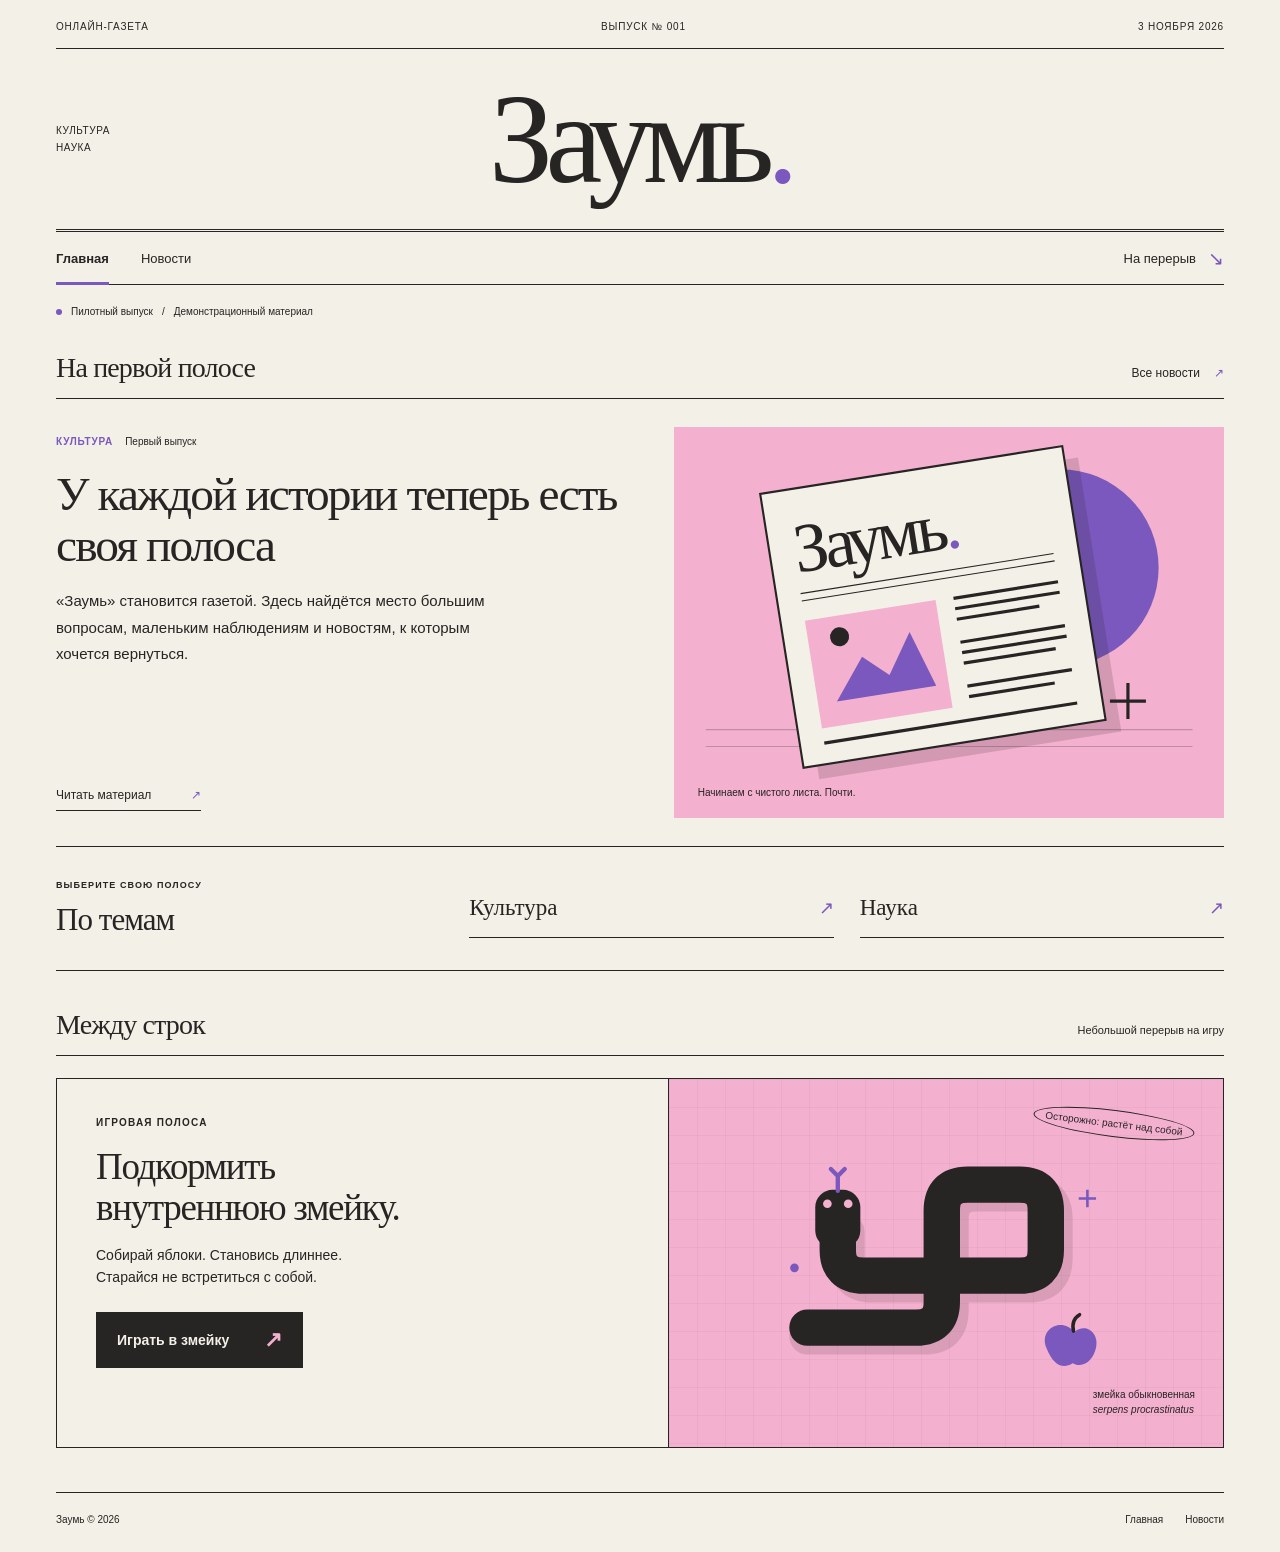
<file: index.html>
<!doctype html>
<html lang="ru">
<head>
  <meta charset="utf-8">
  <meta name="viewport" content="width=device-width, initial-scale=1">
  <meta name="theme-color" content="#f3f0e7">
  <meta name="description" content="Заумь — онлайн-газета. Главные материалы, культура и наука. И змейка на перерыв.">
  <title>Заумь — онлайн-газета</title>
  <link rel="icon" href="favicon.svg?v=four-colors" type="image/svg+xml">
  <link rel="stylesheet" href="style.css?v=four-colors">
  <script src="site.js?v=four-colors" defer></script>
  <script src="script.js?v=four-colors" defer></script>
</head>
<body>
  <a class="skip-link" href="#main">К содержанию</a>
  <div class="page">
    <header class="newspaper-header">
      <div class="edition-line"><span>Онлайн-газета</span><span>Выпуск № 001</span><time datetime="2026-11-03">3 ноября 2026</time></div>
      <div class="nameplate-row">
        <span class="header-side">Культура<br>Наука</span>
        <h1 class="nameplate"><a href="index.html" aria-label="Заумь — главная">Заумь<span>.</span></a></h1>
      </div>
      <nav class="main-nav" aria-label="Основная навигация">
        <div class="nav-pages"><a href="index.html" aria-current="page">Главная</a><a href="news.html">Новости</a></div>
        <a class="nav-game" href="#game-card">На перерыв <span aria-hidden="true">↘</span></a>
      </nav>
    </header>

    <main id="main">
      <div class="issue-note"><span class="issue-marker" aria-hidden="true"></span> Пилотный выпуск <span class="note-separator" aria-hidden="true">/</span> <span>Демонстрационный материал</span></div>

      <section class="front-page" aria-labelledby="front-title">
        <div class="section-heading"><h2 id="front-title">На первой полосе</h2><a class="text-link" href="news.html">Все новости <span aria-hidden="true">↗</span></a></div>
        <article class="lead-story">
          <div class="lead-copy">
            <div class="article-meta"><a href="news.html?topic=culture">Культура</a><span>Первый выпуск</span></div>
            <h3><a href="news.html#first-issue">У каждой истории теперь есть своя полоса</a></h3>
            <p>«Заумь» становится газетой. Здесь найдётся место большим вопросам, маленьким наблюдениям и новостям, к которым хочется вернуться.</p>
            <a class="read-link" href="news.html#first-issue">Читать материал <span aria-hidden="true">↗</span></a>
          </div>
          <figure class="lead-art">
            <svg viewBox="0 0 520 340" role="img" aria-labelledby="cover-title">
              <title id="cover-title">Газетный лист «Заумь» на фоне фиолетового солнца</title>
              <circle cx="365" cy="133" r="93" fill="var(--purple)"/>
              <path d="M30 286H490M30 302H490" stroke="var(--ink)" stroke-width="1" opacity=".25"/>
              <g transform="translate(100 39) rotate(-9 145 130)">
                <path d="M13 13H302V275H13Z" fill="var(--ink)" opacity=".16"/>
                <path d="M0 0H289V262H0Z" fill="var(--paper)" stroke="var(--ink)" stroke-width="2"/>
                <text x="23" y="79" fill="var(--ink)" font-family="Georgia,serif" font-size="66" letter-spacing="-4">Заумь<tspan fill="var(--purple)">.</tspan></text>
                <path d="M23 99H265M23 106H265" stroke="var(--ink)"/>
                <path d="M23 125H148V228H23Z" fill="var(--pink)"/>
                <path d="M41 205L71 167L94 188L119 151L136 205Z" fill="var(--purple)"/>
                <circle cx="53" cy="145" r="9" fill="var(--ink)"/>
                <path d="M165 126H265M165 136H265M165 146H244M165 168H265M165 178H265M165 188H253M165 210H265M165 220H247M23 242H265" stroke="var(--ink)" stroke-width="3"/>
              </g>
              <path d="M429 242V276M412 259H446" stroke="var(--ink)" stroke-width="3"/>
            </svg>
            <figcaption>Начинаем с чистого листа. Почти.</figcaption>
          </figure>
        </article>

      </section>

      <section class="rubrics" aria-labelledby="rubrics-title">
        <div><span class="eyebrow">Выберите свою полосу</span><h2 id="rubrics-title">По темам</h2></div>
        <div class="rubric-links"><a href="news.html?topic=culture">Культура <span aria-hidden="true">↗</span></a><a href="news.html?topic=science">Наука <span aria-hidden="true">↗</span></a></div>
      </section>

      <div class="section-heading game-section-heading"><h2>Между строк</h2><span class="section-note">Небольшой перерыв на игру</span></div>
      <section class="game-card" id="game-card" aria-labelledby="game-card-title">
        <div class="game-copy">
          <span class="eyebrow">Игровая полоса</span>
          <h2 id="game-card-title">Подкормить<br>внутреннюю змейку.</h2>
          <p>Собирай яблоки. Становись длиннее.<br>Старайся не встретиться с собой.</p>
          <button class="play-button" id="open-game" type="button" aria-haspopup="dialog">
            Играть в змейку <span aria-hidden="true">↗</span>
          </button>
        </div>
        <div class="snake-art" aria-hidden="true">
          <span class="art-caption">Осторожно: растёт над собой</span>
          <svg class="snake-illustration" viewBox="0 0 440 300" fill="none">
            <path class="snake-shadow" d="M60 230H195Q225 230 225 200V95Q225 65 255 65H315Q345 65 345 95V140Q345 170 315 170H135Q105 170 105 140V110"/>
            <path class="snake-body" d="M60 220H185Q215 220 215 190V85Q215 55 245 55H305Q335 55 335 85V130Q335 160 305 160H125Q95 160 95 130V100"/>
            <rect x="69" y="61" width="52" height="67" rx="20" fill="var(--snake)"/>
            <circle cx="83" cy="77" r="5" fill="var(--pink)"/><circle cx="107" cy="77" r="5" fill="var(--pink)"/>
            <path d="M95 62V45M95 45L87 37M95 45L103 37" stroke="var(--purple)" stroke-width="5" stroke-linecap="round"/>
            <path d="M368 225C354 207 326 221 336 244C344 264 355 268 366 261C379 268 390 257 393 243C397 225 380 214 368 225Z" fill="var(--purple)"/>
            <path d="M367 224Q364 211 374 205" stroke="var(--ink)" stroke-width="4" stroke-linecap="round"/>
            <path d="M383 61V81M373 71H393" stroke="var(--purple)" stroke-width="3"/>
            <circle cx="45" cy="151" r="5" fill="var(--purple)"/>
          </svg>
          <span class="art-label">змейка обыкновенная<br><i>serpens procrastinatus</i></span>
        </div>
      </section>
    </main>

    <footer class="footer">
      <span>Заумь © <span data-year>2026</span></span>
      <nav aria-label="Навигация в подвале"><a href="index.html" aria-current="page">Главная</a><a href="news.html">Новости</a></nav>
    </footer>
  </div>

  <dialog id="game-dialog" aria-labelledby="game-title" aria-describedby="game-instructions">
    <div class="game-shell">
      <header class="game-header">
        <div><span class="eyebrow">Перерыв на важное</span><h2 id="game-title">Змейка</h2></div>
        <button class="icon-button" id="close-game" type="button" aria-label="Закрыть игру">×</button>
      </header>
      <div class="scorebar">
        <div>Яблоки <output id="score" aria-live="polite">0</output></div>
        <div>Рекорд <output id="best-score">0</output></div>
        <span id="game-status" role="status">Приятного аппетита!</span>
      </div>
      <div class="board-wrap">
        <canvas id="board" width="576" height="576" tabindex="0" aria-label="Игровое поле змейки" aria-describedby="game-instructions">Для игры нужен браузер с поддержкой Canvas.</canvas>
        <div class="board-overlay" id="board-overlay" hidden>
          <span class="overlay-symbol" aria-hidden="true">✳</span>
          <h3 id="overlay-title">Пауза</h3>
          <p id="overlay-message">Яблоко никуда не убежит.</p>
          <button class="play-button" id="overlay-action" type="button">Продолжить <span aria-hidden="true">↗</span></button>
        </div>
      </div>
      <div class="game-actions">
        <button class="secondary-button" id="pause-game" type="button">Пауза</button>
        <button class="secondary-button" id="restart-game" type="button">Заново ↻</button>
      </div>
      <p id="game-instructions" class="instructions">Стрелки или WASD — движение · Пробел — пауза · Esc — закрыть.<br>На телефоне — свайпы по полю или кнопки ниже.</p>
      <div class="direction-pad" role="group" aria-label="Управление змейкой">
        <button type="button" data-direction="up" aria-label="Вверх">↑</button>
        <button type="button" data-direction="left" aria-label="Влево">←</button>
        <button type="button" data-direction="down" aria-label="Вниз">↓</button>
        <button type="button" data-direction="right" aria-label="Вправо">→</button>
      </div>
    </div>
  </dialog>
</body>
</html>
</file>
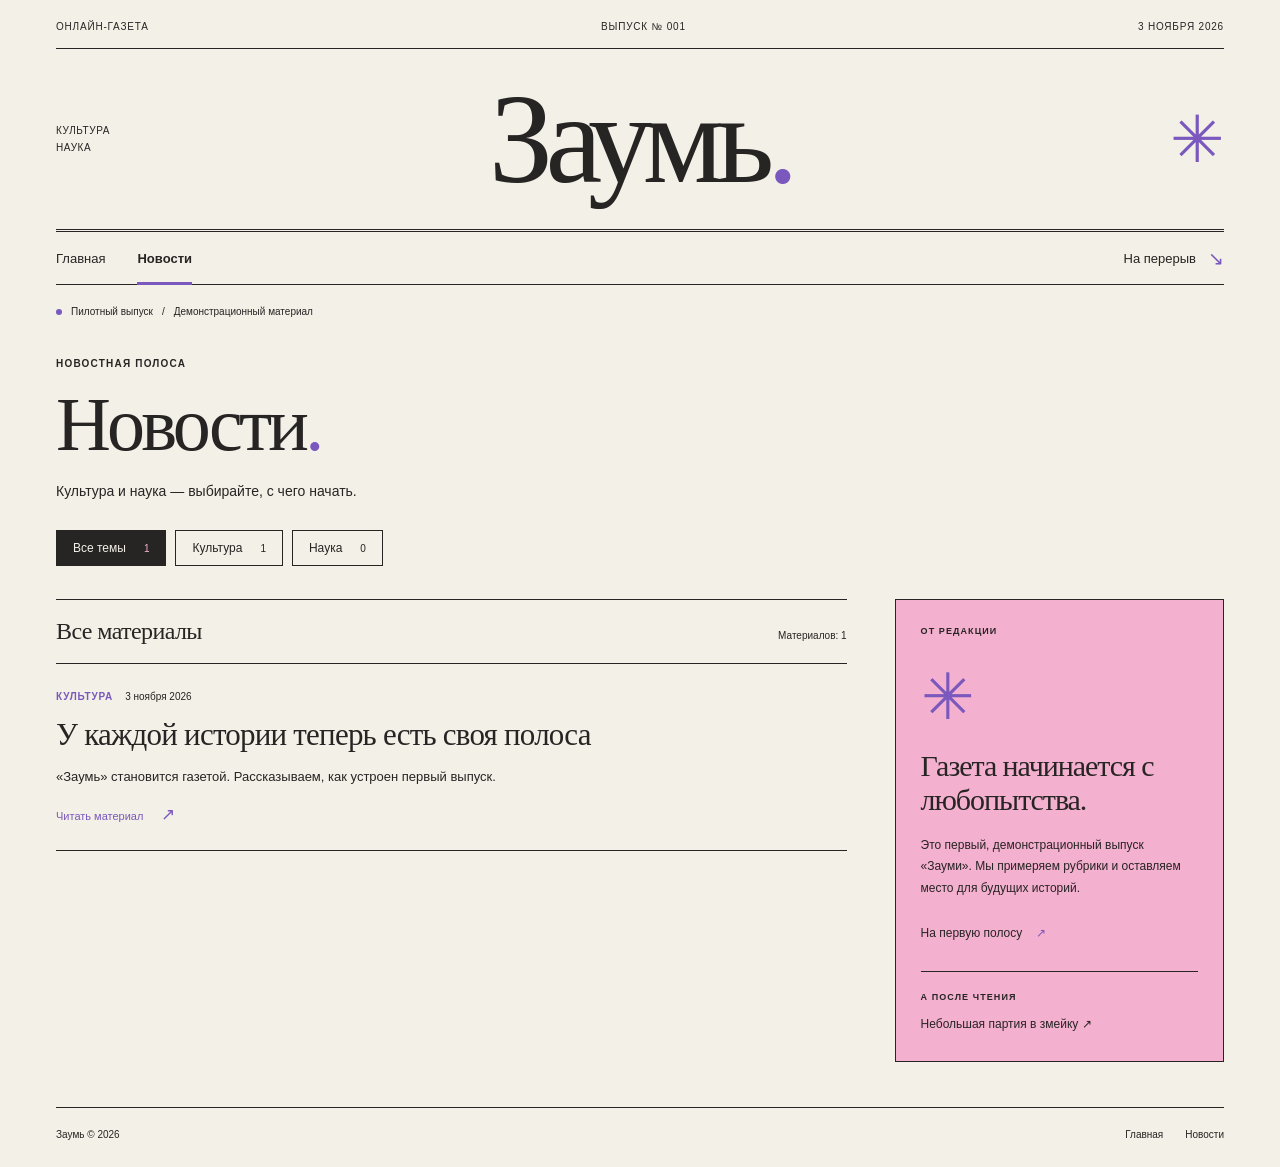
<file: news.html>
<!doctype html>
<html lang="ru">
<head>
  <meta charset="utf-8">
  <meta name="viewport" content="width=device-width, initial-scale=1">
  <meta name="theme-color" content="#f3f0e7">
  <meta name="description" content="Новости газеты «Заумь»: культура и наука. Все материалы первого выпуска.">
  <title>Новости — Заумь</title>
  <link rel="icon" href="favicon.svg?v=four-colors" type="image/svg+xml">
  <link rel="stylesheet" href="style.css?v=four-colors">
  <script src="site.js?v=four-colors" defer></script>
</head>
<body>
  <a class="skip-link" href="#main">К содержанию</a>
  <div class="page">
    <header class="newspaper-header">
      <div class="edition-line"><span>Онлайн-газета</span><span>Выпуск № 001</span><time datetime="2026-11-03">3 ноября 2026</time></div>
      <div class="nameplate-row">
        <span class="header-side">Культура<br>Наука</span>
        <a class="nameplate" href="index.html" aria-label="Заумь — главная">Заумь<span>.</span></a>
        <span class="header-symbol" aria-hidden="true">✳</span>
      </div>
      <nav class="main-nav" aria-label="Основная навигация">
        <div class="nav-pages"><a href="index.html">Главная</a><a href="news.html" aria-current="page">Новости</a></div>
        <a class="nav-game" href="index.html#game-card">На перерыв <span aria-hidden="true">↘</span></a>
      </nav>
    </header>

    <main id="main">
      <div class="issue-note"><span class="issue-marker" aria-hidden="true"></span> Пилотный выпуск <span class="note-separator" aria-hidden="true">/</span> <span>Демонстрационный материал</span></div>
      <header class="news-heading"><span class="eyebrow">Новостная полоса</span><h1>Новости<span class="title-dot">.</span></h1><p>Культура и наука — выбирайте, с чего начать.</p></header>

      <div class="news-filters" role="group" aria-label="Выбрать тему новостей" hidden>
        <button type="button" data-topic="all" aria-pressed="true" aria-controls="news-feed">Все темы <span>1</span></button>
        <button type="button" data-topic="culture" aria-pressed="false" aria-controls="news-feed">Культура <span>1</span></button>
        <button type="button" data-topic="science" aria-pressed="false" aria-controls="news-feed">Наука <span>0</span></button>
      </div>

      <div class="news-layout">
        <section class="news-feed" id="news-feed" aria-labelledby="feed-title">
          <div class="feed-heading"><h2 id="feed-title">Все материалы</h2><span id="news-count" role="status" aria-live="polite" aria-atomic="true">Материалов: 1</span></div>

          <!-- Новый материал: скопируйте блок details, задайте уникальный id и data-article-topic. -->
          <details class="news-article" id="first-issue" data-article-topic="culture">
            <summary><span class="article-meta"><span class="topic-label">Культура</span><time datetime="2026-11-03">3 ноября 2026</time></span><h3>У каждой истории теперь есть своя полоса</h3><span class="article-summary">«Заумь» становится газетой. Рассказываем, как устроен первый выпуск.</span><span class="article-toggle">Читать материал <span aria-hidden="true">↗</span></span></summary>
            <div class="article-body"><p>У «Зауми» появилась первая полоса. Теперь на главной странице собраны основные материалы, а в разделе «Новости» можно выбрать свою тему и спокойно прочитать статью целиком.</p><p>Начинаем с двух рубрик: культура и наука. Нас интересуют книги, идеи и вопросы, у которых не всегда бывает короткий ответ.</p><p>Этот выпуск демонстрационный: материалы показывают, как будет выглядеть издание. Дальше на их месте появятся настоящие новости и авторские тексты.</p><p>А змейка остаётся на главной. У хорошей газеты должна быть страница, на которой можно ненадолго отвлечься.</p><span class="article-byline">Редакция «Зауми» · Демонстрационный материал</span></div>
          </details>
          <p class="news-empty" id="news-empty" hidden>В этой рубрике пока нет материалов. Загляните чуть позже или выберите другую тему.</p>
        </section>

        <aside class="editorial-note" aria-labelledby="editorial-title"><span class="eyebrow">От редакции</span><span class="editorial-asterisk" aria-hidden="true">✳</span><h2 id="editorial-title">Газета начинается с любопытства.</h2><p>Это первый, демонстрационный выпуск «Зауми». Мы примеряем рубрики и оставляем место для будущих историй.</p><a class="text-link" href="index.html">На первую полосу <span aria-hidden="true">↗</span></a><div class="aside-break"><span class="eyebrow">А после чтения</span><a href="index.html#game-card">Небольшая партия в змейку <span aria-hidden="true">↗</span></a></div></aside>
      </div>
    </main>

    <footer class="footer"><span>Заумь © <span data-year>2026</span></span><nav aria-label="Навигация в подвале"><a href="index.html">Главная</a><a href="news.html" aria-current="page">Новости</a></nav></footer>
  </div>
</body>
</html>
</file>
<file: style.css>
:root {
  color-scheme: light;
  --paper: #f3f0e7;
  --ink: #272424;
  --muted: var(--ink);
  --line: var(--ink);
  --outline: var(--ink);
  --purple: #7a58bd;
  --pink: #f4b0cf;
  --snake: var(--ink);
  --snake-body: var(--ink);
  font-family: "Segoe UI", Arial, sans-serif;
  color: var(--ink);
  background: var(--paper);
}

* { box-sizing: border-box; }
body { margin: 0; }
body:has(dialog[open]) { overflow: hidden; }
button, a { -webkit-tap-highlight-color: transparent; }
button { font: inherit; cursor: pointer; }
button:focus-visible, a:focus-visible, canvas:focus-visible { outline: 3px solid var(--purple); outline-offset: 5px; }
button:disabled { cursor: default; opacity: .45; }
::selection { background: var(--pink); color: var(--ink); }
[hidden] { display: none !important; }
.page { max-width: 1320px; margin: 0 auto; padding: 0 56px; }
a { color: inherit; text-underline-offset: 4px; }
a:hover { color: var(--purple); }
.skip-link { position: fixed; z-index: 10; top: 10px; left: 10px; padding: 12px 20px; background: var(--ink); color: var(--paper); transform: translateY(-180%); }
.skip-link:focus { transform: translateY(0); }
.edition-line { display: flex; justify-content: space-between; gap: 12px; padding: 21px 0 16px; border-bottom: 1px solid var(--ink); font-size: 10px; letter-spacing: .08em; text-transform: uppercase; }
.nameplate-row { display: grid; grid-template-columns: 1fr auto 1fr; align-items: center; gap: 20px; min-height: 180px; }
.nameplate { margin: 0; color: var(--ink); font: normal clamp(78px, 10vw, 132px)/1 Georgia, "Times New Roman", serif; letter-spacing: -.06em; text-decoration: none; }
.nameplate a { text-decoration: none; }
.nameplate span, .title-dot { color: var(--purple); }
.header-side { font-size: 10px; line-height: 1.7; letter-spacing: .06em; text-transform: uppercase; }
.header-symbol { justify-self: end; color: var(--purple); font-size: 65px; line-height: 1; }
.main-nav { display: flex; justify-content: space-between; align-items: center; gap: 15px; min-height: 56px; border-top: 3px double var(--ink); border-bottom: 1px solid var(--ink); }
.nav-pages { display: flex; align-self: stretch; gap: 32px; }
.main-nav a { display: inline-flex; align-items: center; gap: 12px; text-decoration: none; font-size: 13px; }
.nav-pages a { position: relative; }
.nav-pages a[aria-current="page"] { font-weight: 700; }
.nav-pages a[aria-current="page"]::after { content: ""; position: absolute; height: 3px; bottom: -1px; left: 0; right: 0; background: var(--purple); }
.nav-game { color: var(--muted); }
.nav-game span { color: var(--purple); font-size: 19px; }
.issue-note { display: flex; align-items: center; flex-wrap: wrap; gap: 9px; margin: 21px 0 35px; font-size: 10px; color: var(--muted); }
.issue-marker { width: 6px; height: 6px; background: var(--purple); border-radius: 50%; }
.note-separator { color: var(--line); }
.eyebrow { display: block; font-size: 10px; line-height: 1.5; font-weight: 600; letter-spacing: .12em; text-transform: uppercase; }
.section-heading { display: flex; justify-content: space-between; align-items: baseline; gap: 16px; padding-bottom: 14px; border-bottom: 1px solid var(--ink); }
.section-heading h2 { margin: 0; font: normal 28px/1.15 Georgia, serif; letter-spacing: -.03em; }
.text-link { display: inline-flex; align-items: baseline; gap: 14px; font-size: 12px; text-decoration: none; }
.text-link span, .read-link span { color: var(--purple); }
.lead-story { display: grid; grid-template-columns: 1.05fr 1fr; gap: 40px; padding: 28px 0; border-bottom: 1px solid var(--ink); }
.lead-copy { display: flex; flex-direction: column; align-items: flex-start; padding: 7px 0; }
.article-meta { display: flex; flex-wrap: wrap; align-items: baseline; gap: 12px; font-size: 10px; line-height: 1.5; color: var(--muted); }
.article-meta a, .topic-label { color: var(--purple); text-decoration: none; font-weight: 600; text-transform: uppercase; letter-spacing: .08em; }
.article-meta a:hover { text-decoration: underline; }
.lead-copy h3 { margin: 20px 0 17px; font: normal clamp(35px, 3.7vw, 49px)/1.08 Georgia, serif; letter-spacing: -.04em; }
.lead-copy h3 a { text-decoration: none; }
.lead-copy p { margin: 0 0 26px; max-width: 430px; font-size: 15px; line-height: 1.75; color: var(--muted); }
.read-link { display: inline-flex; align-items: center; justify-content: space-between; gap: 40px; margin-top: auto; padding: 12px 0 8px; border-bottom: 1px solid var(--ink); font-size: 12px; text-decoration: none; }
.lead-art { margin: 0; display: flex; flex-direction: column; justify-content: center; min-width: 0; background: var(--pink); }
.lead-art svg { display: block; width: 100%; height: auto; }
.lead-art figcaption { padding: 0 24px 20px; font-size: 10px; color: var(--muted); }
.rubrics { display: grid; grid-template-columns: 1fr 2fr; align-items: center; gap: 36px; padding: 32px 0; border-bottom: 1px solid var(--ink); }
.rubrics h2 { margin: 8px 0 0; font: normal 31px/1.2 Georgia, serif; letter-spacing: -.03em; }
.rubrics .eyebrow { color: var(--muted); font-size: 9px; }
.rubric-links { display: flex; gap: 26px; }
.rubric-links a { flex: 1; display: flex; justify-content: space-between; align-items: center; gap: 12px; padding: 16px 0; border-bottom: 1px solid var(--line); text-decoration: none; font: normal 23px Georgia, serif; }
.rubric-links span { font: 18px "Segoe UI", sans-serif; color: var(--purple); }
.game-section-heading { margin: 38px 0 22px; }
.section-note { color: var(--muted); font-size: 11px; }
.game-card { display: grid; grid-template-columns: 1.1fr 1fr; border: 1px solid var(--ink); margin: 0 0 44px; min-height: 370px; }
.game-copy { padding: 36px 39px; }
.game-copy h2 { margin: 17px 0 15px; font: normal 37px/1.1 Georgia, serif; letter-spacing: -.035em; }
.game-copy p { margin: 0 0 24px; color: var(--muted); font-size: 14px; line-height: 1.6; }
.play-button { display: inline-flex; justify-content: space-between; align-items: center; gap: 35px; border: 1px solid var(--ink); background: var(--ink); color: var(--paper); padding: 16px 20px; font-size: 14px; font-weight: 600; transition: background .18s, transform .18s; }
.play-button span { color: var(--pink); font-size: 22px; line-height: 1; }
.play-button:hover { background: var(--purple); transform: translateY(-2px); }
.play-button:active { transform: translateY(0); }
.snake-art { display: flex; flex-direction: column; justify-content: center; position: relative; overflow: hidden; min-width: 0; padding: 28px; background-color: var(--pink); background-image: linear-gradient(#2724240a 1px, transparent 1px), linear-gradient(90deg, #2724240a 1px, transparent 1px); background-size: 28px 28px; border-left: 1px solid var(--ink); }
.art-caption { align-self: flex-end; padding: 7px 11px; border: 1px solid var(--ink); border-radius: 100%; font-size: 10px; transform: rotate(7deg); }
.snake-illustration { width: 100%; max-height: 260px; overflow: visible; }
.snake-body, .snake-shadow { stroke: var(--ink); stroke-width: 42px; stroke-linecap: round; stroke-linejoin: round; }
.snake-shadow { opacity: .13; }
.art-label { align-self: flex-end; margin-top: -10px; font-size: 10px; line-height: 1.5; }
.art-label i { color: var(--muted); }
.footer { display: flex; justify-content: space-between; gap: 20px; padding: 21px 0 27px; border-top: 1px solid var(--ink); font-size: 10px; color: var(--muted); }
.footer nav { display: flex; gap: 22px; }
.footer a { text-decoration: none; }
.footer a[aria-current] { color: var(--ink); }

.news-heading { padding: 4px 0 28px; }
.news-heading .eyebrow { color: var(--muted); }
.news-heading h1 { margin: 15px 0 18px; font: normal clamp(52px, 6vw, 76px)/1 Georgia, serif; letter-spacing: -.05em; }
.news-heading p { margin: 0; color: var(--muted); font-size: 14px; line-height: 1.6; }
.news-filters { display: flex; gap: 9px; flex-wrap: wrap; margin-bottom: 33px; }
.news-filters button { display: flex; align-items: center; gap: 18px; padding: 10px 16px; border: 1px solid var(--line); background: transparent; color: var(--ink); font-size: 12px; }
.news-filters button span { font-size: 10px; color: var(--muted); }
.news-filters button:hover { border-color: var(--ink); }
.news-filters button[aria-pressed="true"] { background: var(--ink); border-color: var(--ink); color: var(--paper); }
.news-filters button[aria-pressed="true"] span { color: var(--pink); opacity: 1; }
.news-layout { display: grid; grid-template-columns: minmax(0, 2.4fr) minmax(0, 1fr); align-items: start; gap: 48px; margin-bottom: 45px; }
.feed-heading { display: flex; align-items: baseline; justify-content: space-between; gap: 12px; border-top: 1px solid var(--ink); border-bottom: 1px solid var(--line); padding: 18px 0; }
.feed-heading h2 { margin: 0; font: normal 24px Georgia, serif; letter-spacing: -.025em; }
#news-count { color: var(--muted); font-size: 10px; }
.news-article { border-bottom: 1px solid var(--line); scroll-margin-top: 20px; }
.news-empty { padding: 4px 0 4px 18px; border-left: 3px solid var(--purple); color: var(--muted); font-size: 14px; line-height: 1.8; }
.news-article summary { list-style: none; cursor: pointer; padding: 25px 0; }
.news-article summary::-webkit-details-marker { display: none; }
.news-article summary:focus-visible { outline: 3px solid var(--purple); outline-offset: 4px; }
.news-article summary h3 { margin: 13px 0 12px; max-width: 650px; font: normal 31px/1.18 Georgia, serif; letter-spacing: -.025em; }
.news-article summary:hover h3 { color: var(--purple); }
.article-summary { display: block; max-width: 610px; color: var(--muted); font-size: 13px; line-height: 1.7; }
.article-toggle { display: flex; align-items: baseline; gap: 18px; margin-top: 16px; color: var(--purple); font-size: 11px; }
.article-toggle span { font-size: 17px; }
.news-article[open] .article-toggle span { transform: rotate(90deg); }
.news-article[open] .article-toggle { color: var(--muted); }
.article-body { max-width: 650px; padding: 0 0 26px; font: normal 18px/1.8 Georgia, serif; }
.article-body p { margin: 0 0 16px; }
.article-byline { display: block; margin-top: 24px; color: var(--muted); font: 10px/1.7 "Segoe UI", Arial, sans-serif; }
.editorial-note { padding: 25px; border: 1px solid var(--ink); background: var(--pink); }
.editorial-note .eyebrow { font-size: 9px; }
.editorial-asterisk { display: block; margin: 26px 0 20px; color: var(--purple); font-size: 64px; line-height: 1; }
.editorial-note h2 { margin: 0 0 17px; font: normal 30px/1.15 Georgia, serif; letter-spacing: -.035em; }
.editorial-note p { margin: 0 0 23px; color: var(--ink); font-size: 12px; line-height: 1.8; }
.aside-break { margin-top: 30px; padding-top: 19px; border-top: 1px solid var(--ink); }
.aside-break a { display: block; margin-top: 10px; font-size: 12px; line-height: 1.8; text-decoration: none; }

dialog { width: min(100% - 32px, 620px); max-height: calc(100dvh - 32px); margin: auto; padding: 0; border: 1px solid var(--ink); color: var(--ink); background: var(--paper); box-shadow: 12px 12px 0 #27242430; overscroll-behavior: contain; }
dialog::backdrop { background: #272424b8; backdrop-filter: blur(5px); }
.game-shell { padding: 24px; }
.game-header { display: flex; justify-content: space-between; align-items: center; gap: 12px; }
.game-header .eyebrow { color: var(--muted); font-size: 9px; }
.game-header h2 { margin: 5px 0 0; font: normal 28px/1.1 Georgia, serif; letter-spacing: -.04em; }
.icon-button { flex: 0 0 38px; width: 38px; height: 38px; border: 1px solid var(--line); background: transparent; font-size: 28px; line-height: 1; color: var(--ink); }
.icon-button:hover { background: var(--pink); border-color: var(--ink); }
.scorebar { display: flex; flex-wrap: wrap; align-items: center; gap: 10px 24px; padding: 18px 0 13px; font-size: 11px; }
.scorebar output { margin-left: 5px; font-size: 20px; font-weight: 700; font-variant-numeric: tabular-nums; }
#game-status { margin-left: auto; font-size: 10px; color: var(--muted); }
.board-wrap { position: relative; width: min(100%, 49dvh); margin: 0 auto; border: 1px solid var(--ink); background: var(--pink); }
canvas { display: block; width: 100%; height: auto; aspect-ratio: 1; touch-action: none; }
.board-overlay { position: absolute; inset: 0; display: flex; flex-direction: column; align-items: center; justify-content: center; text-align: center; padding: 15px; background: #f3f0e7ed; }
.overlay-symbol { color: var(--purple); font-size: 40px; }
.board-overlay h3 { margin: 6px 0 8px; font: normal 32px/1.1 Georgia, serif; }
.board-overlay p { margin: 0 0 19px; font-size: 13px; line-height: 1.5; }
.board-overlay .play-button { padding: 12px 17px; }
.game-actions { display: flex; gap: 10px; margin: 14px 0 12px; }
.secondary-button { border: 1px solid var(--ink); background: transparent; padding: 9px 15px; font-size: 12px; color: var(--ink); }
.secondary-button:hover:not(:disabled) { background: var(--pink); }
.instructions { margin: 0; color: var(--muted); font-size: 10px; line-height: 1.7; }
.direction-pad { display: grid; grid-template-columns: repeat(3, 42px); grid-template-rows: repeat(2, 38px); gap: 4px; justify-content: center; margin-top: 12px; }
.direction-pad button { border: 1px solid var(--ink); background: var(--paper); color: var(--ink); font-size: 21px; touch-action: manipulation; }
.direction-pad button:hover, .direction-pad button:active { background: var(--pink); }
.direction-pad [data-direction="up"] { grid-column: 2; }
.direction-pad [data-direction="left"] { grid-column: 1; grid-row: 2; }
.direction-pad [data-direction="down"] { grid-column: 2; grid-row: 2; }
.direction-pad [data-direction="right"] { grid-column: 3; grid-row: 2; }

@media (max-width: 1000px) {
  .page { padding: 0 32px; }
  .lead-story { gap: 27px; }
  .news-layout { gap: 26px; grid-template-columns: minmax(0, 2fr) minmax(0, 1fr); }
  .editorial-note { padding: 20px; }
  .editorial-note h2 { font-size: 26px; }
  .rubrics { gap: 24px; }
  .rubric-links { gap: 18px; }
}
@media (max-width: 700px) {
  .page { padding: 0 23px; }
  .edition-line { font-size: 8px; letter-spacing: .025em; padding: 16px 0 13px; }
  .nameplate-row { min-height: 137px; gap: 12px; }
  .nameplate { font-size: clamp(60px, 16vw, 96px); }
  .header-side { font-size: 8px; }
  .header-symbol { font-size: 37px; }
  .main-nav { min-height: 51px; }
  .main-nav a { font-size: 12px; }
  .nav-pages { gap: 24px; }
  .issue-note { font-size: 9px; margin: 18px 0 28px; gap: 7px; }
  .section-heading h2 { font-size: 25px; }
  .lead-story { grid-template-columns: 1fr; gap: 24px; padding: 22px 0; }
  .lead-copy h3 { font-size: 38px; max-width: 550px; margin-top: 16px; }
  .lead-copy p { font-size: 14px; margin-bottom: 18px; }
  .lead-art svg { max-height: 310px; }
  .lead-art figcaption { padding-bottom: 16px; }
  .rubrics { grid-template-columns: 1fr; gap: 12px; padding: 26px 0; }
  .rubrics h2 { font-size: 29px; }
  .rubric-links { gap: 16px; }
  .rubric-links a { font-size: 20px; gap: 8px; }
  .game-section-heading { margin-top: 30px; }
  .section-note { font-size: 9px; }
  .game-card { grid-template-columns: 1fr; margin-bottom: 30px; }
  .game-copy { padding: 29px; }
  .game-copy h2 { font-size: 34px; }
  .snake-art { border-left: 0; border-top: 1px solid var(--ink); padding: 20px 28px; }
  .snake-illustration { max-height: 230px; }
  .footer { font-size: 9px; line-height: 1.7; }
  .news-heading { padding-bottom: 24px; }
  .news-heading h1 { font-size: 57px; }
  .news-heading p { font-size: 13px; }
  .news-filters { gap: 8px; margin-bottom: 27px; }
  .news-filters button { padding: 9px 13px; gap: 12px; }
  .news-layout { grid-template-columns: 1fr; gap: 30px; }
  .news-article summary h3 { font-size: 28px; }
  .article-body { font-size: 17px; }
  .editorial-note { padding: 25px; }
  .editorial-note h2 { max-width: 330px; font-size: 30px; }
  .editorial-asterisk { margin: 22px 0 17px; }
}
@media (max-width: 480px) {
  .rubric-links { display: grid; grid-template-columns: 1fr; gap: 8px; }
}
@media (max-width: 390px) {
  .page { padding: 0 17px; }
  .header-side { font-size: 7px; }
  .header-symbol { font-size: 29px; }
  .nav-pages { gap: 20px; }
  .main-nav a { font-size: 11px; }
  .text-link { font-size: 11px; gap: 8px; }
  .issue-note { column-gap: 6px; }
  .lead-copy h3 { font-size: 34px; }
  .rubric-links { gap: 12px; }
  .rubric-links a { font-size: 18px; }
  .game-copy { padding: 24px; }
  .game-header h2 { font-size: 24px; }
}
@media (max-height: 740px) {
  .game-shell { padding: 16px; }
  .scorebar { padding: 10px 0; }
  .board-wrap { width: min(100%, 44dvh); }
  .game-actions { margin: 10px 0; }
}
@media (prefers-reduced-motion: reduce) { *, *::before, *::after { transition: none !important; scroll-behavior: auto !important; } }
</file>
